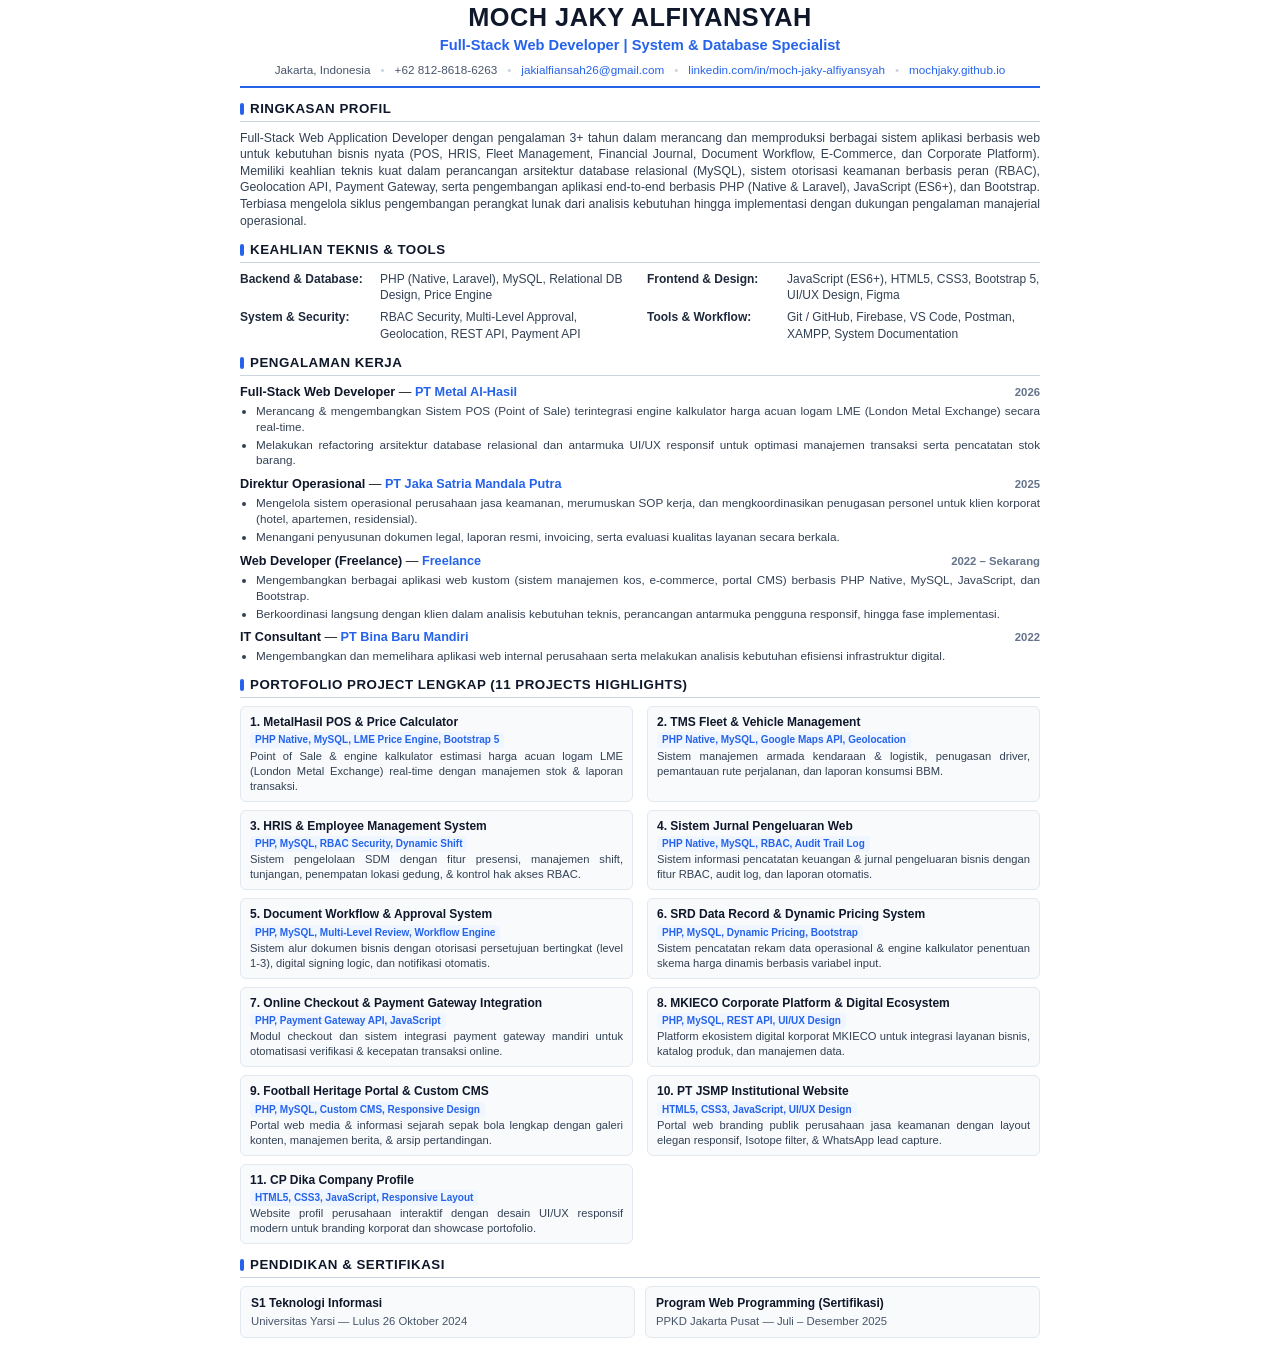
<file: cv.html>
<!DOCTYPE html>
<html lang="id">
<head>
    <meta charset="UTF-8">
    <meta name="viewport" content="width=device-width, initial-scale=1.0">
    <title>Curriculum Vitae - Moch Jaky Alfiyansyah</title>
    <style>
        @page {
            size: A4;
            margin: 10mm 14mm;
        }
        * {
            box-sizing: border-box;
            margin: 0;
            padding: 0;
        }
        body {
            font-family: 'Segoe UI', Arial, Helvetica, sans-serif;
            color: #1a1a1a;
            background: #fff;
            line-height: 1.35;
            font-size: 9.5pt;
        }
        .container {
            width: 100%;
            max-width: 800px;
            margin: 0 auto;
        }

        /* Header Section */
        .header {
            text-align: center;
            border-bottom: 2px solid #2563eb;
            padding-bottom: 8px;
            margin-bottom: 12px;
        }
        .name {
            font-size: 19pt;
            font-weight: 700;
            color: #0f172a;
            letter-spacing: 0.5px;
            text-transform: uppercase;
        }
        .title {
            font-size: 11pt;
            font-weight: 600;
            color: #2563eb;
            margin-top: 2px;
            margin-bottom: 6px;
        }
        .contact-info {
            display: flex;
            justify-content: center;
            flex-wrap: wrap;
            gap: 10px;
            font-size: 8.8pt;
            color: #475569;
        }
        .contact-info a {
            color: #2563eb;
            text-decoration: none;
            font-weight: 500;
        }
        .contact-separator {
            color: #cbd5e1;
        }

        /* Section Formatting */
        .section {
            margin-bottom: 12px;
        }
        .section-title {
            font-size: 10pt;
            font-weight: 700;
            color: #0f172a;
            text-transform: uppercase;
            border-bottom: 1px solid #cbd5e1;
            padding-bottom: 3px;
            margin-bottom: 8px;
            letter-spacing: 0.5px;
            display: flex;
            align-items: center;
            gap: 6px;
        }
        .section-title::before {
            content: '';
            display: inline-block;
            width: 4px;
            height: 12px;
            background: #2563eb;
            border-radius: 2px;
        }

        /* Summary */
        .summary-text {
            font-size: 9.2pt;
            color: #334155;
            text-align: justify;
        }

        /* Technical Skills */
        .skills-grid {
            display: grid;
            grid-template-columns: 1fr 1fr;
            gap: 6px 14px;
            font-size: 9pt;
        }
        .skill-item {
            display: flex;
        }
        .skill-label {
            font-weight: 600;
            color: #1e293b;
            min-width: 140px;
        }
        .skill-val {
            color: #334155;
        }

        /* Experience Items */
        .exp-item {
            margin-bottom: 8px;
            page-break-inside: avoid;
        }
        .exp-header {
            display: flex;
            justify-content: space-between;
            align-items: baseline;
        }
        .exp-role {
            font-weight: 700;
            font-size: 9.5pt;
            color: #0f172a;
        }
        .exp-company {
            font-weight: 600;
            color: #2563eb;
        }
        .exp-date {
            font-size: 8.5pt;
            font-weight: 600;
            color: #64748b;
        }
        .exp-list {
            list-style-type: disc;
            margin-left: 16px;
            margin-top: 2px;
        }
        .exp-list li {
            font-size: 8.8pt;
            color: #334155;
            margin-bottom: 2px;
            text-align: justify;
        }

        /* Projects Grid (2 Columns) */
        .projects-grid {
            display: grid;
            grid-template-columns: 1fr 1fr;
            gap: 8px 14px;
        }
        .project-card {
            border: 1px solid #e2e8f0;
            border-radius: 6px;
            padding: 7px 9px;
            background: #f8fafc;
            page-break-inside: avoid;
            break-inside: avoid;
        }
        .project-header {
            display: flex;
            justify-content: space-between;
            align-items: flex-start;
            margin-bottom: 3px;
        }
        .project-name {
            font-weight: 700;
            font-size: 9pt;
            color: #0f172a;
        }
        .project-stack {
            font-weight: 600;
            font-size: 7.5pt;
            color: #2563eb;
            background: #eff6ff;
            padding: 1px 5px;
            border-radius: 4px;
            display: inline-block;
            margin-top: 2px;
        }
        .project-desc {
            font-size: 8.4pt;
            color: #334155;
            text-align: justify;
        }

        /* Education & Certs Grid */
        .edu-grid {
            display: grid;
            grid-template-columns: 1fr 1fr;
            gap: 10px;
            page-break-inside: avoid;
        }
        .edu-card {
            background: #f8fafc;
            border: 1px solid #e2e8f0;
            border-radius: 6px;
            padding: 8px 10px;
        }
        .edu-item-title {
            font-weight: 700;
            font-size: 9pt;
            color: #0f172a;
        }
        .edu-item-sub {
            font-size: 8.5pt;
            color: #475569;
            margin-top: 2px;
        }
    </style>
</head>
<body>
    <div class="container">
        <!-- HEADER -->
        <div class="header">
            <h1 class="name">Moch Jaky Alfiyansyah</h1>
            <div class="title">Full-Stack Web Developer | System & Database Specialist</div>
            <div class="contact-info">
                <span>Jakarta, Indonesia</span>
                <span class="contact-separator">•</span>
                <span>+62 812-8618-6263</span>
                <span class="contact-separator">•</span>
                <a href="mailto:jakialfiansah26@gmail.com">jakialfiansah26@gmail.com</a>
                <span class="contact-separator">•</span>
                <a href="https://linkedin.com/in/moch-jaky-alfiyansyah-80b0a8291" target="_blank">linkedin.com/in/moch-jaky-alfiyansyah</a>
                <span class="contact-separator">•</span>
                <a href="https://mochjaky.github.io" target="_blank">mochjaky.github.io</a>
            </div>
        </div>

        <!-- PROFILE SUMMARY -->
        <div class="section">
            <div class="section-title">Ringkasan Profil</div>
            <p class="summary-text">
                Full-Stack Web Application Developer dengan pengalaman 3+ tahun dalam merancang dan memproduksi berbagai sistem aplikasi berbasis web untuk kebutuhan bisnis nyata (POS, HRIS, Fleet Management, Financial Journal, Document Workflow, E-Commerce, dan Corporate Platform). Memiliki keahlian teknis kuat dalam perancangan arsitektur database relasional (MySQL), sistem otorisasi keamanan berbasis peran (RBAC), Geolocation API, Payment Gateway, serta pengembangan aplikasi end-to-end berbasis PHP (Native & Laravel), JavaScript (ES6+), dan Bootstrap. Terbiasa mengelola siklus pengembangan perangkat lunak dari analisis kebutuhan hingga implementasi dengan dukungan pengalaman manajerial operasional.
            </p>
        </div>

        <!-- TECHNICAL SKILLS -->
        <div class="section">
            <div class="section-title">Keahlian Teknis & Tools</div>
            <div class="skills-grid">
                <div class="skill-item">
                    <span class="skill-label">Backend & Database:</span>
                    <span class="skill-val">PHP (Native, Laravel), MySQL, Relational DB Design, Price Engine</span>
                </div>
                <div class="skill-item">
                    <span class="skill-label">Frontend & Design:</span>
                    <span class="skill-val">JavaScript (ES6+), HTML5, CSS3, Bootstrap 5, UI/UX Design, Figma</span>
                </div>
                <div class="skill-item">
                    <span class="skill-label">System & Security:</span>
                    <span class="skill-val">RBAC Security, Multi-Level Approval, Geolocation, REST API, Payment API</span>
                </div>
                <div class="skill-item">
                    <span class="skill-label">Tools & Workflow:</span>
                    <span class="skill-val">Git / GitHub, Firebase, VS Code, Postman, XAMPP, System Documentation</span>
                </div>
            </div>
        </div>

        <!-- WORK EXPERIENCE -->
        <div class="section">
            <div class="section-title">Pengalaman Kerja</div>
            
            <div class="exp-item">
                <div class="exp-header">
                    <div>
                        <span class="exp-role">Full-Stack Web Developer</span> — <span class="exp-company">PT Metal Al-Hasil</span>
                    </div>
                    <span class="exp-date">2026</span>
                </div>
                <ul class="exp-list">
                    <li>Merancang & mengembangkan Sistem POS (Point of Sale) terintegrasi engine kalkulator harga acuan logam LME (London Metal Exchange) secara real-time.</li>
                    <li>Melakukan refactoring arsitektur database relasional dan antarmuka UI/UX responsif untuk optimasi manajemen transaksi serta pencatatan stok barang.</li>
                </ul>
            </div>

            <div class="exp-item">
                <div class="exp-header">
                    <div>
                        <span class="exp-role">Direktur Operasional</span> — <span class="exp-company">PT Jaka Satria Mandala Putra</span>
                    </div>
                    <span class="exp-date">2025</span>
                </div>
                <ul class="exp-list">
                    <li>Mengelola sistem operasional perusahaan jasa keamanan, merumuskan SOP kerja, dan mengkoordinasikan penugasan personel untuk klien korporat (hotel, apartemen, residensial).</li>
                    <li>Menangani penyusunan dokumen legal, laporan resmi, invoicing, serta evaluasi kualitas layanan secara berkala.</li>
                </ul>
            </div>

            <div class="exp-item">
                <div class="exp-header">
                    <div>
                        <span class="exp-role">Web Developer (Freelance)</span> — <span class="exp-company">Freelance</span>
                    </div>
                    <span class="exp-date">2022 – Sekarang</span>
                </div>
                <ul class="exp-list">
                    <li>Mengembangkan berbagai aplikasi web kustom (sistem manajemen kos, e-commerce, portal CMS) berbasis PHP Native, MySQL, JavaScript, dan Bootstrap.</li>
                    <li>Berkoordinasi langsung dengan klien dalam analisis kebutuhan teknis, perancangan antarmuka pengguna responsif, hingga fase implementasi.</li>
                </ul>
            </div>

            <div class="exp-item">
                <div class="exp-header">
                    <div>
                        <span class="exp-role">IT Consultant</span> — <span class="exp-company">PT Bina Baru Mandiri</span>
                    </div>
                    <span class="exp-date">2022</span>
                </div>
                <ul class="exp-list">
                    <li>Mengembangkan dan memelihara aplikasi web internal perusahaan serta melakukan analisis kebutuhan efisiensi infrastruktur digital.</li>
                </ul>
            </div>
        </div>

        <!-- KEY PROJECTS (ALL PORTFOLIO PROJECTS) -->
        <div class="section">
            <div class="section-title">Portofolio Project Lengkap (11 Projects Highlights)</div>
            
            <div class="projects-grid">
                <div class="project-card">
                    <div class="project-name">1. MetalHasil POS & Price Calculator</div>
                    <div class="project-stack">PHP Native, MySQL, LME Price Engine, Bootstrap 5</div>
                    <div class="project-desc">Point of Sale & engine kalkulator estimasi harga acuan logam LME (London Metal Exchange) real-time dengan manajemen stok & laporan transaksi.</div>
                </div>

                <div class="project-card">
                    <div class="project-name">2. TMS Fleet & Vehicle Management</div>
                    <div class="project-stack">PHP Native, MySQL, Google Maps API, Geolocation</div>
                    <div class="project-desc">Sistem manajemen armada kendaraan & logistik, penugasan driver, pemantauan rute perjalanan, dan laporan konsumsi BBM.</div>
                </div>

                <div class="project-card">
                    <div class="project-name">3. HRIS & Employee Management System</div>
                    <div class="project-stack">PHP, MySQL, RBAC Security, Dynamic Shift</div>
                    <div class="project-desc">Sistem pengelolaan SDM dengan fitur presensi, manajemen shift, tunjangan, penempatan lokasi gedung, & kontrol hak akses RBAC.</div>
                </div>

                <div class="project-card">
                    <div class="project-name">4. Sistem Jurnal Pengeluaran Web</div>
                    <div class="project-stack">PHP Native, MySQL, RBAC, Audit Trail Log</div>
                    <div class="project-desc">Sistem informasi pencatatan keuangan & jurnal pengeluaran bisnis dengan fitur RBAC, audit log, dan laporan otomatis.</div>
                </div>

                <div class="project-card">
                    <div class="project-name">5. Document Workflow & Approval System</div>
                    <div class="project-stack">PHP, MySQL, Multi-Level Review, Workflow Engine</div>
                    <div class="project-desc">Sistem alur dokumen bisnis dengan otorisasi persetujuan bertingkat (level 1-3), digital signing logic, dan notifikasi otomatis.</div>
                </div>

                <div class="project-card">
                    <div class="project-name">6. SRD Data Record & Dynamic Pricing System</div>
                    <div class="project-stack">PHP, MySQL, Dynamic Pricing, Bootstrap</div>
                    <div class="project-desc">Sistem pencatatan rekam data operasional & engine kalkulator penentuan skema harga dinamis berbasis variabel input.</div>
                </div>

                <div class="project-card">
                    <div class="project-name">7. Online Checkout & Payment Gateway Integration</div>
                    <div class="project-stack">PHP, Payment Gateway API, JavaScript</div>
                    <div class="project-desc">Modul checkout dan sistem integrasi payment gateway mandiri untuk otomatisasi verifikasi & kecepatan transaksi online.</div>
                </div>

                <div class="project-card">
                    <div class="project-name">8. MKIECO Corporate Platform & Digital Ecosystem</div>
                    <div class="project-stack">PHP, MySQL, REST API, UI/UX Design</div>
                    <div class="project-desc">Platform ekosistem digital korporat MKIECO untuk integrasi layanan bisnis, katalog produk, dan manajemen data.</div>
                </div>

                <div class="project-card">
                    <div class="project-name">9. Football Heritage Portal & Custom CMS</div>
                    <div class="project-stack">PHP, MySQL, Custom CMS, Responsive Design</div>
                    <div class="project-desc">Portal web media & informasi sejarah sepak bola lengkap dengan galeri konten, manajemen berita, & arsip pertandingan.</div>
                </div>

                <div class="project-card">
                    <div class="project-name">10. PT JSMP Institutional Website</div>
                    <div class="project-stack">HTML5, CSS3, JavaScript, UI/UX Design</div>
                    <div class="project-desc">Portal web branding publik perusahaan jasa keamanan dengan layout elegan responsif, Isotope filter, & WhatsApp lead capture.</div>
                </div>

                <div class="project-card">
                    <div class="project-name">11. CP Dika Company Profile</div>
                    <div class="project-stack">HTML5, CSS3, JavaScript, Responsive Layout</div>
                    <div class="project-desc">Website profil perusahaan interaktif dengan desain UI/UX responsif modern untuk branding korporat dan showcase portofolio.</div>
                </div>
            </div>
        </div>

        <!-- EDUCATION & CERTIFICATIONS -->
        <div class="section" style="margin-top: 10px;">
            <div class="section-title">Pendidikan & Sertifikasi</div>
            <div class="edu-grid">
                <div class="edu-card">
                    <div class="edu-item-title">S1 Teknologi Informasi</div>
                    <div class="edu-item-sub">Universitas Yarsi — Lulus 26 Oktober 2024</div>
                </div>
                <div class="edu-card">
                    <div class="edu-item-title">Program Web Programming (Sertifikasi)</div>
                    <div class="edu-item-sub">PPKD Jakarta Pusat — Juli – Desember 2025</div>
                </div>
            </div>
        </div>
    </div>
</body>
</html>
</file>
